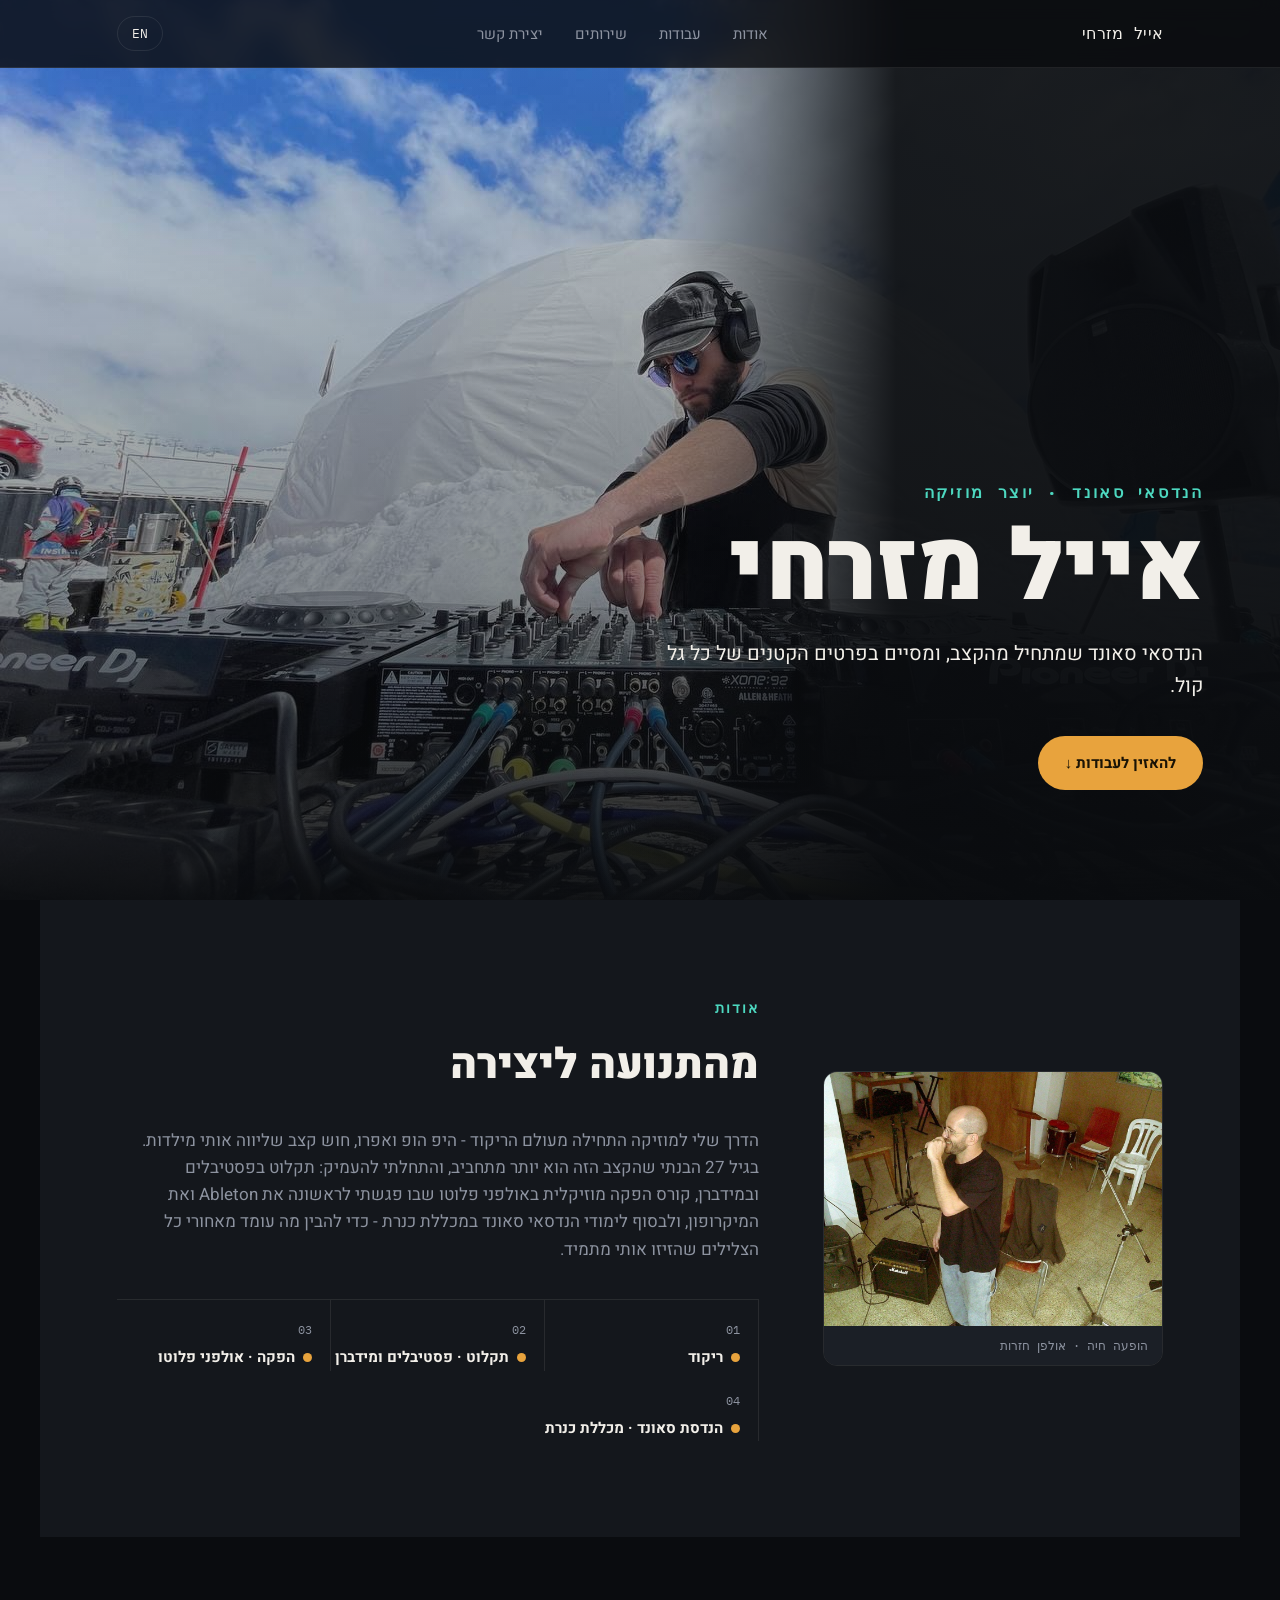
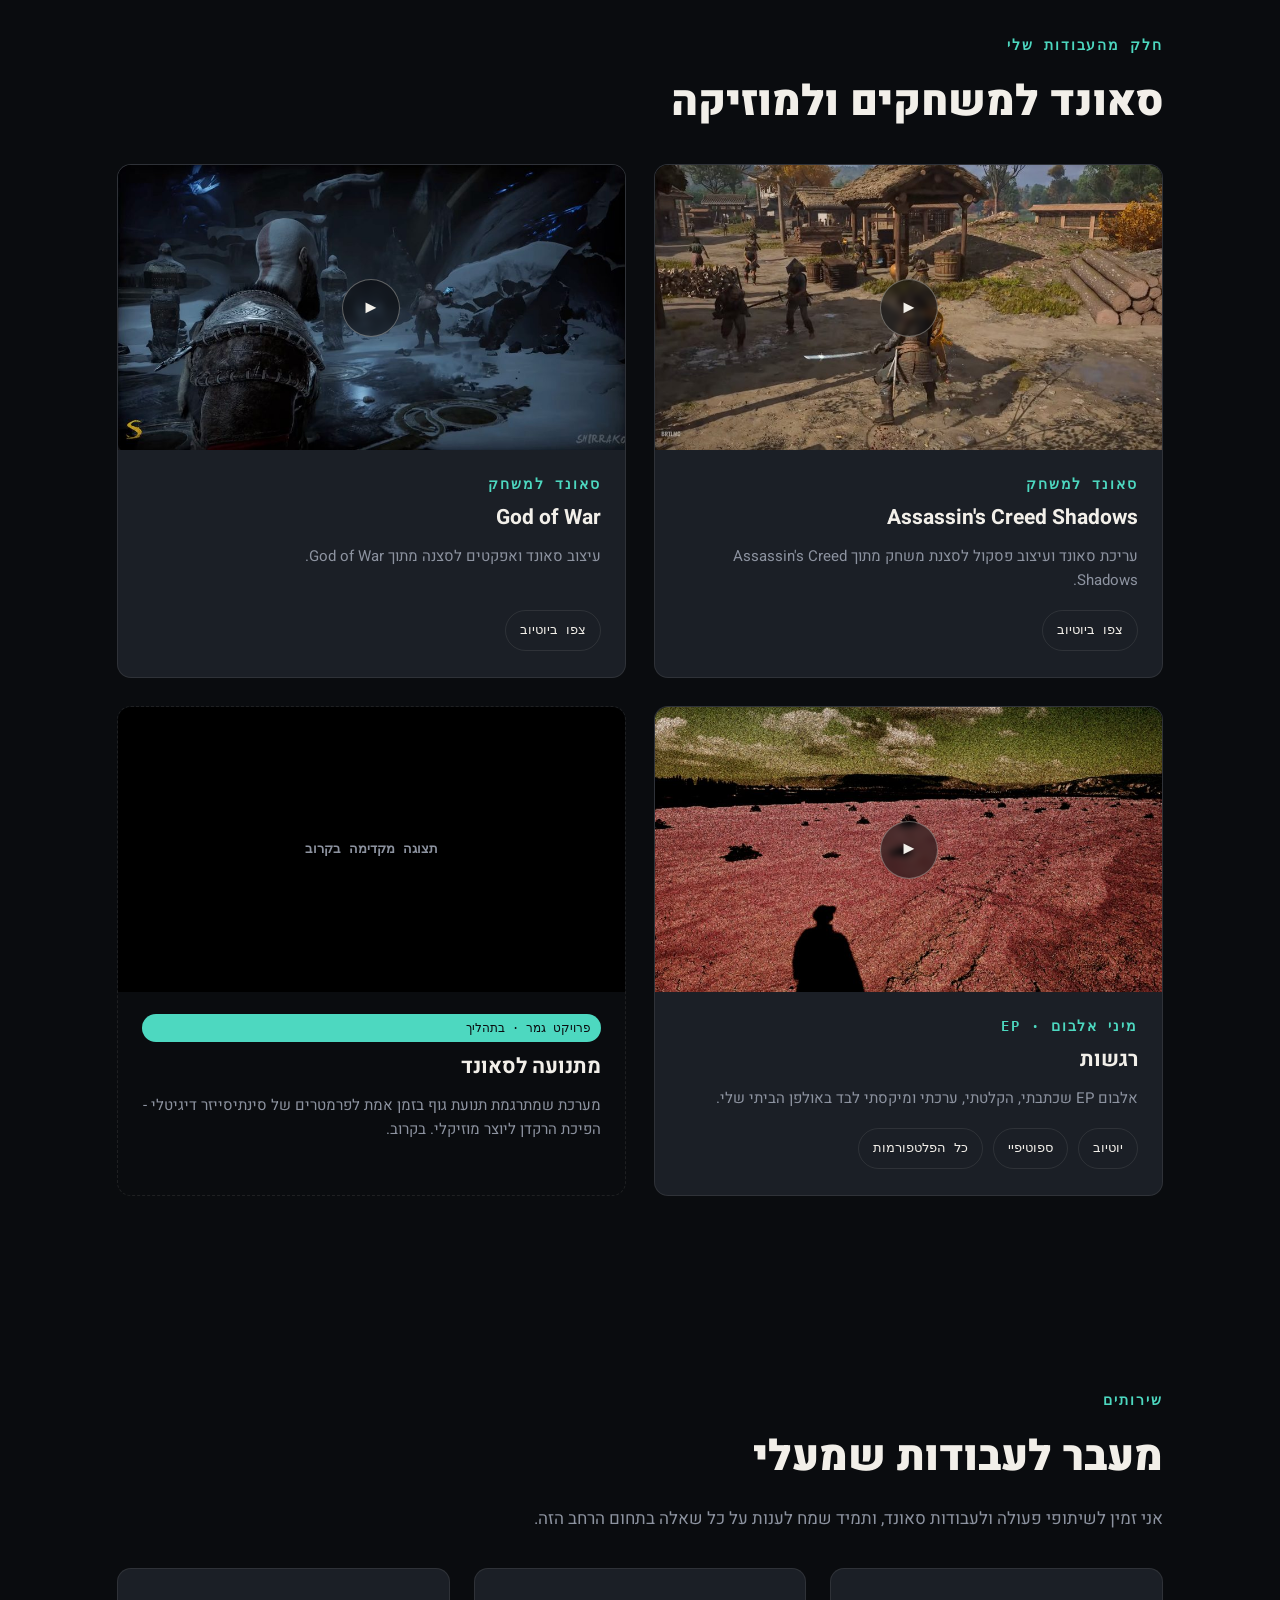
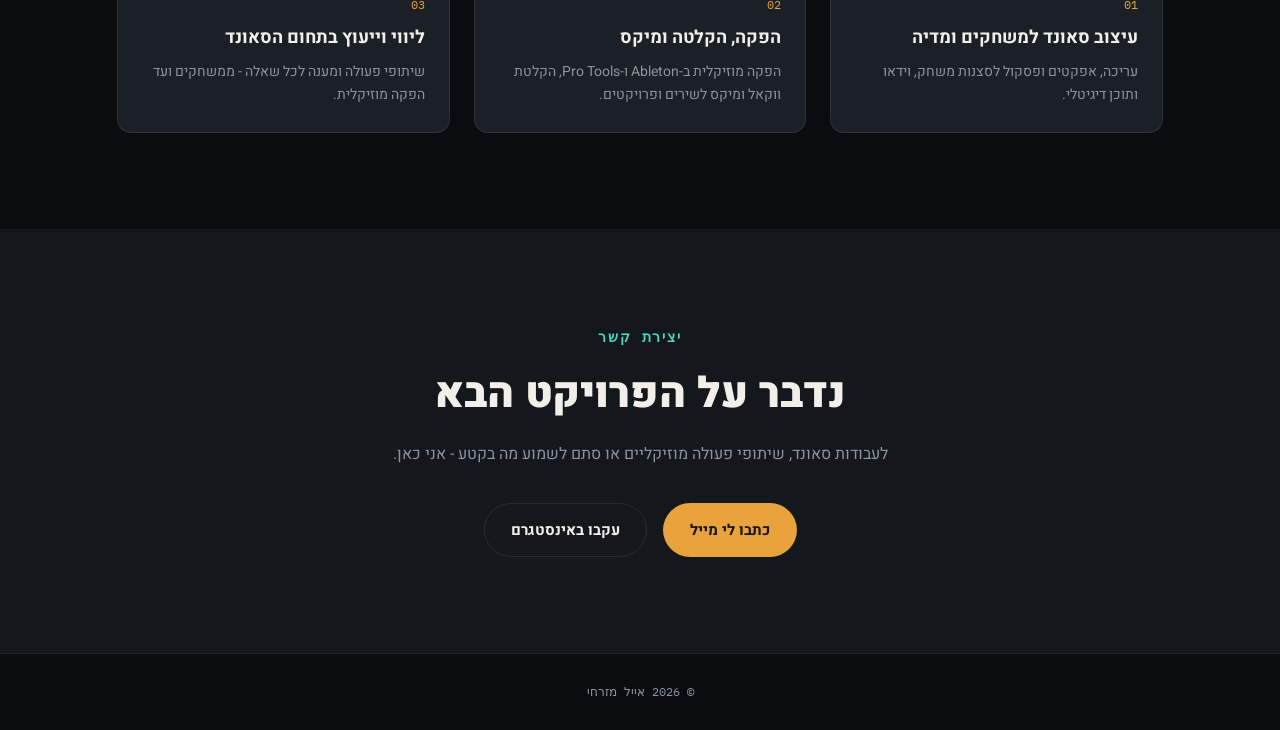
<file: index.html>
<!DOCTYPE html>
<html lang="he" dir="rtl">
<head>
<meta charset="UTF-8">
<meta name="viewport" content="width=device-width, initial-scale=1.0">
<title data-he="אייל מזרחי | הנדסאי סאונד ומוזיקאי" data-en="Eyal Mizrahi | Sound Engineer &amp; Musician">אייל מזרחי | הנדסאי סאונד ומוזיקאי</title>
<meta name="description" data-he="אייל מזרחי - מהנדס סאונד ומוזיקאי. סאונד למשחקי וידאו, הפקה מוזיקלית ומיני אלבום EP שנוצר באולפן הבית." data-en="Eyal Mizrahi - sound engineer and musician. Game audio, music production, and a self-produced EP." content="אייל מזרחי - מהנדס סאונד ומוזיקאי. סאונד למשחקי וידאו, הפקה מוזיקלית ומיני אלבום EP שנוצר באולפן הבית.">
<link rel="preconnect" href="https://fonts.googleapis.com">
<link rel="preconnect" href="https://fonts.gstatic.com" crossorigin>
<link href="https://fonts.googleapis.com/css2?family=Heebo:wght@300;400;500;700;900&family=Space+Grotesk:wght@400;500;700&family=IBM+Plex+Mono:wght@400;500&display=swap" rel="stylesheet">
<link rel="stylesheet" href="style.css">
</head>
<body class="lang-he">

<header class="site-header">
  <div class="header-inner">
    <a class="logo" href="#hero" data-he="אייל מזרחי" data-en="Eyal Mizrahi">אייל מזרחי</a>
    <nav class="nav-desktop">
      <a href="#about" data-he="אודות" data-en="About">אודות</a>
      <a href="#projects" data-he="עבודות" data-en="Work">עבודות</a>
      <a href="#services" data-he="שירותים" data-en="Services">שירותים</a>
      <a href="#contact" data-he="יצירת קשר" data-en="Contact">יצירת קשר</a>
    </nav>
    <div class="header-actions">
      <button class="lang-toggle" id="langToggle" aria-label="Switch language">EN</button>
      <button class="hamburger" id="hamburgerBtn" aria-label="Open menu" aria-expanded="false">
        <span></span><span></span><span></span>
      </button>
    </div>
  </div>
  <nav class="nav-mobile" id="navMobile">
    <a href="#about" data-he="אודות" data-en="About">אודות</a>
    <a href="#projects" data-he="עבודות" data-en="Work">עבודות</a>
    <a href="#services" data-he="שירותים" data-en="Services">שירותים</a>
    <a href="#contact" data-he="יצירת קשר" data-en="Contact">יצירת קשר</a>
  </nav>
</header>

<main>

  <section id="hero">
    <div class="hero-bg" role="img" aria-label="Eyal Mizrahi mixing music outdoors"></div>
    <div class="hero-overlay"></div>
    <div class="hero-content">
      <span class="eyebrow" data-he="הנדסאי סאונד · יוצר מוזיקה" data-en="Sound Engineering Technician · Music Creator">הנדסאי סאונד · יוצר מוזיקה</span>
      <h1 class="display" data-he="אייל מזרחי" data-en="Eyal Mizrahi">אייל מזרחי</h1>
      <p class="hero-sub" data-he="הנדסאי סאונד שמתחיל מהקצב, ומסיים בפרטים הקטנים של כל גל קול." data-en="A sound engineering technician who starts at the rhythm and finishes in the fine detail of every soundwave.">הנדסאי סאונד שמתחיל מהקצב, ומסיים בפרטים הקטנים של כל גל קול.</p>
      <a class="btn btn-primary" href="#projects" data-he="להאזין לעבודות ↓" data-en="Listen to the work ↓">להאזין לעבודות ↓</a>
    </div>
    <div class="waveform" aria-hidden="true">
      <span style="animation-delay:0s"></span><span style="animation-delay:.1s"></span><span style="animation-delay:.2s"></span>
      <span style="animation-delay:.3s"></span><span style="animation-delay:.15s"></span><span style="animation-delay:.05s"></span>
      <span style="animation-delay:.25s"></span><span style="animation-delay:.4s"></span><span style="animation-delay:.1s"></span>
      <span style="animation-delay:.3s"></span><span style="animation-delay:0s"></span><span style="animation-delay:.2s"></span>
      <span style="animation-delay:.35s"></span><span style="animation-delay:.05s"></span><span style="animation-delay:.15s"></span>
      <span style="animation-delay:.25s"></span><span style="animation-delay:.4s"></span><span style="animation-delay:.1s"></span>
      <span style="animation-delay:.2s"></span><span style="animation-delay:0s"></span>
    </div>
  </section>

  <section id="about">
    <figure>
      <img src="images/img_01.jpg" alt="" data-alt-he="אייל מזרחי שר על הבמה מול מיקרופון" data-alt-en="Eyal Mizrahi singing on stage into a microphone">
      <figcaption data-he="הופעה חיה · אולפן חזרות" data-en="Live performance · rehearsal studio">הופעה חיה · אולפן חזרות</figcaption>
    </figure>
    <div class="about-body">
      <span class="eyebrow" data-he="אודות" data-en="About">אודות</span>
      <h2 class="section-title display" data-he="מהתנועה ליצירה" data-en="From movement to creation">מהתנועה ליצירה</h2>
      <p data-he="הדרך שלי למוזיקה התחילה מעולם הריקוד - היפ הופ ואפרו, חוש קצב שליווה אותי מילדות. בגיל 27 הבנתי שהקצב הזה הוא יותר מתחביב, והתחלתי להעמיק: תקלוט בפסטיבלים ובמידברן, קורס הפקה מוזיקלית באולפני פלוטו שבו פגשתי לראשונה את Ableton ואת המיקרופון, ולבסוף לימודי הנדסאי סאונד במכללת כנרת - כדי להבין מה עומד מאחורי כל הצלילים שהזיזו אותי מתמיד."
        data-en="My path to music began from the world of dance — hip hop and afro, a sense of rhythm that's been with me since childhood. At 27 I realized that rhythm was more than a hobby, and started going deeper: DJing at festivals and Midburn, a music production course at Pluto Studios where I first met Ableton and the microphone, and finally sound engineering studies at Kinneret College — to understand what stands behind every sound that ever moved me.">
        הדרך שלי למוזיקה התחילה מעולם הריקוד - היפ הופ ואפרו, חוש קצב שליווה אותי מילדות. בגיל 27 הבנתי שהקצב הזה הוא יותר מתחביב, והתחלתי להעמיק: תקלוט בפסטיבלים ובמידברן, קורס הפקה מוזיקלית באולפני פלוטו שבו פגשתי לראשונה את Ableton ואת המיקרופון, ולבסוף לימודי הנדסאי סאונד במכללת כנרת - כדי להבין מה עומד מאחורי כל הצלילים שהזיזו אותי מתמיד.
      </p>

      <ul class="timeline">
        <li>
          <span class="t-label">01</span>
          <span class="t-title"><span class="dot"></span><span data-he="ריקוד" data-en="Dance">ריקוד</span></span>
        </li>
        <li>
          <span class="t-label">02</span>
          <span class="t-title"><span class="dot"></span><span data-he="תקלוט · פסטיבלים ומידברן" data-en="DJing · Festivals &amp; Midburn">תקלוט · פסטיבלים ומידברן</span></span>
        </li>
        <li>
          <span class="t-label">03</span>
          <span class="t-title"><span class="dot"></span><span data-he="הפקה · אולפני פלוטו" data-en="Production · Pluto Studios">הפקה · אולפני פלוטו</span></span>
        </li>
        <li>
          <span class="t-label">04</span>
          <span class="t-title"><span class="dot"></span><span data-he="הנדסת סאונד · מכללת כנרת" data-en="Sound Engineering · Kinneret College">הנדסת סאונד · מכללת כנרת</span></span>
        </li>
      </ul>
    </div>
  </section>

  <section id="projects">
    <span class="eyebrow" data-he="חלק מהעבודות שלי" data-en="A Taste of My Work">חלק מהעבודות שלי</span>
    <h2 class="section-title display" data-he="סאונד למשחקים ולמוזיקה" data-en="Audio for games and for music">סאונד למשחקים ולמוזיקה</h2>

    <div class="project-grid">

      <article class="card">
        <div class="embed-wrap" data-embed="https://www.youtube.com/embed/mTG9NbnkW6k?autoplay=1" tabindex="0" role="button" aria-label="Play Assassin's Creed Shadows sound design video">
          <img class="poster" src="images/img_02.jpg" alt="Assassin's Creed Shadows gameplay screenshot">
          <span class="play-btn" aria-hidden="true">&#9658;</span>
        </div>
        <div class="card-body">
          <span class="eyebrow" data-he="סאונד למשחק" data-en="Game Audio">סאונד למשחק</span>
          <h3>Assassin's Creed Shadows</h3>
          <p data-he="עריכת סאונד ועיצוב פסקול לסצנת משחק מתוך Assassin's Creed Shadows." data-en="Sound editing and audio design for a gameplay scene from Assassin's Creed Shadows.">עריכת סאונד ועיצוב פסקול לסצנת משחק מתוך Assassin's Creed Shadows.</p>
          <div class="card-links">
            <a href="https://youtu.be/mTG9NbnkW6k" target="_blank" rel="noopener" data-he="צפו ביוטיוב" data-en="Watch on YouTube">צפו ביוטיוב</a>
          </div>
        </div>
      </article>

      <article class="card">
        <div class="embed-wrap" data-embed="https://www.youtube.com/embed/AV9LpWsT7zY?autoplay=1" tabindex="0" role="button" aria-label="Play God of War sound design video">
          <img class="poster" src="images/img_03.jpg" alt="God of War gameplay screenshot">
          <span class="play-btn" aria-hidden="true">&#9658;</span>
        </div>
        <div class="card-body">
          <span class="eyebrow" data-he="סאונד למשחק" data-en="Game Audio">סאונד למשחק</span>
          <h3>God of War</h3>
          <p data-he="עיצוב סאונד ואפקטים לסצנה מתוך God of War." data-en="Sound design and effects work for a scene from God of War.">עיצוב סאונד ואפקטים לסצנה מתוך God of War.</p>
          <div class="card-links">
            <a href="https://youtu.be/AV9LpWsT7zY" target="_blank" rel="noopener" data-he="צפו ביוטיוב" data-en="Watch on YouTube">צפו ביוטיוב</a>
          </div>
        </div>
      </article>

      <article class="card">
        <div class="embed-wrap" data-embed="https://www.youtube.com/embed/videoseries?list=OLAK5uy_lnfJ9eFt5SSOFbRXlq6Of64pC8NKbECAo&autoplay=1" tabindex="0" role="button" aria-label="Play רגשות EP playlist">
          <img class="poster" src="images/img_04.jpg" alt="רגשות EP cover art">
          <span class="play-btn" aria-hidden="true">&#9658;</span>
        </div>
        <div class="card-body">
          <span class="eyebrow" data-he="מיני אלבום · EP" data-en="EP">מיני אלבום · EP</span>
          <h3 data-he="רגשות" data-en="Feelings">רגשות</h3>
          <p data-he="אלבום EP שכתבתי, הקלטתי, ערכתי ומיקסתי לבד באולפן הביתי שלי." data-en="An EP I wrote, recorded, edited, and mixed entirely alone in my home studio.">אלבום EP שכתבתי, הקלטתי, ערכתי ומיקסתי לבד באולפן הביתי שלי.</p>
          <div class="card-links">
            <a href="https://www.youtube.com/playlist?list=OLAK5uy_lnfJ9eFt5SSOFbRXlq6Of64pC8NKbECAo" target="_blank" rel="noopener" data-he="יוטיוב" data-en="YouTube">יוטיוב</a>
            <a href="https://open.spotify.com/artist/79p23QclMb5VssHCd3cReR" target="_blank" rel="noopener" data-he="ספוטיפיי" data-en="Spotify">ספוטיפיי</a>
            <a href="https://distrokid.com/hyperfollow/eyal2/V3skqq62l2o" target="_blank" rel="noopener" data-he="כל הפלטפורמות" data-en="All platforms">כל הפלטפורמות</a>
          </div>
        </div>
      </article>

      <article class="card placeholder">
        <div class="embed-wrap">
          <span class="display" style="font-size:13px;font-family:'IBM Plex Mono',monospace;" data-he="תצוגה מקדימה בקרוב" data-en="Preview coming soon">תצוגה מקדימה בקרוב</span>
        </div>
        <div class="card-body">
          <span class="badge-soon" data-he="פרויקט גמר · בתהליך" data-en="Graduation Project · In Progress">פרויקט גמר · בתהליך</span>
          <h3 data-he="מתנועה לסאונד" data-en="Movement Into Sound">מתנועה לסאונד</h3>
          <p data-he="מערכת שמתרגמת תנועת גוף בזמן אמת לפרמטרים של סינתיסייזר דיגיטלי - הפיכת הרקדן ליוצר מוזיקלי. בקרוב." data-en="A system that translates real-time body movement into digital synthesizer parameters — turning the dancer into a musical creator. Coming soon.">מערכת שמתרגמת תנועת גוף בזמן אמת לפרמטרים של סינתיסייזר דיגיטלי - הפיכת הרקדן ליוצר מוזיקלי. בקרוב.</p>
        </div>
      </article>

    </div>
  </section>

  <section id="services">
    <span class="eyebrow" data-he="שירותים" data-en="Services">שירותים</span>
    <h2 class="section-title display" data-he="מעבר לעבודות שמעלי" data-en="Beyond the work above">מעבר לעבודות שמעלי</h2>
    <p data-he="אני זמין לשיתופי פעולה ולעבודות סאונד, ותמיד שמח לענות על כל שאלה בתחום הרחב הזה." data-en="I'm available for collaborations and sound work, and always happy to answer any question in this broad field.">אני זמין לשיתופי פעולה ולעבודות סאונד, ותמיד שמח לענות על כל שאלה בתחום הרחב הזה.</p>
    <div class="service-grid">
      <div class="service-card">
        <span class="t-label">01</span>
        <h3 data-he="עיצוב סאונד למשחקים ומדיה" data-en="Sound design for games &amp; media">עיצוב סאונד למשחקים ומדיה</h3>
        <p data-he="עריכה, אפקטים ופסקול לסצנות משחק, וידאו ותוכן דיגיטלי." data-en="Editing, effects, and scoring for game scenes, video, and digital content.">עריכה, אפקטים ופסקול לסצנות משחק, וידאו ותוכן דיגיטלי.</p>
      </div>
      <div class="service-card">
        <span class="t-label">02</span>
        <h3 data-he="הפקה, הקלטה ומיקס" data-en="Production, recording &amp; mixing">הפקה, הקלטה ומיקס</h3>
        <p data-he="הפקה מוזיקלית ב-Ableton ו-Pro Tools, הקלטת ווקאל ומיקס לשירים ופרויקטים." data-en="Music production in Ableton and Pro Tools, vocal recording, and mixing for songs and projects.">הפקה מוזיקלית ב-Ableton ו-Pro Tools, הקלטת ווקאל ומיקס לשירים ופרויקטים.</p>
      </div>
      <div class="service-card">
        <span class="t-label">03</span>
        <h3 data-he="ליווי וייעוץ בתחום הסאונד" data-en="Sound consulting &amp; collaboration">ליווי וייעוץ בתחום הסאונד</h3>
        <p data-he="שיתופי פעולה ומענה לכל שאלה - ממשחקים ועד הפקה מוזיקלית." data-en="Collaboration and answers to any question - from games to music production.">שיתופי פעולה ומענה לכל שאלה - ממשחקים ועד הפקה מוזיקלית.</p>
      </div>
    </div>
  </section>

  <section id="contact">
    <span class="eyebrow" data-he="יצירת קשר" data-en="Contact">יצירת קשר</span>
    <h2 class="section-title display" data-he="נדבר על הפרויקט הבא" data-en="Let's talk about the next project">נדבר על הפרויקט הבא</h2>
    <p data-he="לעבודות סאונד, שיתופי פעולה מוזיקליים או סתם לשמוע מה בקטע - אני כאן." data-en="For sound work, musical collaborations, or just to say hi - I'm here.">לעבודות סאונד, שיתופי פעולה מוזיקליים או סתם לשמוע מה בקטע - אני כאן.</p>
    <div class="contact-actions">
      <a class="btn btn-primary" href="mailto:eyalmiz20@gmail.com" data-he="כתבו לי מייל" data-en="Email me">כתבו לי מייל</a>
      <a class="btn btn-ghost" href="https://www.instagram.com/eyal2001miz/" target="_blank" rel="noopener" data-he="עקבו באינסטגרם" data-en="Follow on Instagram">עקבו באינסטגרם</a>
    </div>
  </section>

</main>

<footer>
  <span data-he="© 2026 אייל מזרחי" data-en="© 2026 Eyal Mizrahi">© 2026 אייל מזרחי</span>
</footer>

<script src="script.js"></script>

</body>
</html>
</file>
<file: style.css>
:root{
    --bg:#0a0c0f;
    --surface:#14171c;
    --surface-2:#1b1f26;
    --text:#f2efe9;
    --text-muted:#8d93a0;
    --amber:#e8a33d;
    --cyan:#4dd8c0;
    --border:rgba(242,239,233,0.09);
    --radius:14px;
  }

  *{box-sizing:border-box;}
  html{scroll-behavior:smooth;}
  body{
    margin:0;
    background:var(--bg);
    color:var(--text);
    font-family:'Heebo',sans-serif;
    font-weight:400;
    line-height:1.6;
    -webkit-font-smoothing:antialiased;
  }
  body.lang-en .display{font-family:'Space Grotesk',sans-serif;}
  body.lang-he .display{font-family:'Heebo',sans-serif;font-weight:900;}

  img{max-width:100%;display:block;}
  a{color:inherit;text-decoration:none;}
  ul{margin:0;padding:0;list-style:none;}
  section{padding:96px 6vw;}
  .eyebrow{
    font-family:'IBM Plex Mono',monospace;
    font-size:14px;
    letter-spacing:0.14em;
    text-transform:uppercase;
    color:var(--cyan);
    font-weight:600;
  }
  .section-title{
    font-size:clamp(28px,4vw,42px);
    margin:10px 0 28px;
  }
  .btn{
    display:inline-flex;
    align-items:center;
    gap:8px;
    padding:14px 26px;
    border-radius:999px;
    font-weight:700;
    font-size:15px;
    border:1px solid var(--border);
    transition:transform .2s ease, background .2s ease, border-color .2s ease;
  }
  .btn-primary{background:var(--amber);color:#1a1305;border-color:transparent;}
  .btn-primary:hover{transform:translateY(-2px);}
  .btn-ghost{background:transparent;color:var(--text);}
  .btn-ghost:hover{border-color:var(--cyan);color:var(--cyan);}
  :focus-visible{outline:2px solid var(--cyan);outline-offset:3px;}

  /* header */
  .site-header{
    position:fixed;top:0;left:0;right:0;z-index:50;
    background:rgba(10,12,15,0.82);
    backdrop-filter:blur(10px);
    border-bottom:1px solid var(--border);
  }
  .header-inner{
    max-width:1200px;margin:0 auto;
    display:flex;align-items:center;justify-content:space-between;
    padding:16px 6vw;
  }
  .logo{font-family:'IBM Plex Mono',monospace;font-weight:500;font-size:16px;letter-spacing:.02em;}
  .nav-desktop{display:flex;gap:32px;font-size:15px;}
  .nav-desktop a{color:var(--text-muted);transition:color .2s;}
  .nav-desktop a:hover{color:var(--text);}
  .header-actions{display:flex;align-items:center;gap:14px;}
  .lang-toggle{
    font-family:'IBM Plex Mono',monospace;
    font-size:13px;
    border:1px solid var(--border);
    background:transparent;color:var(--text);
    border-radius:999px;padding:8px 14px;cursor:pointer;
  }
  .lang-toggle:hover{border-color:var(--cyan);color:var(--cyan);}
  .hamburger{
    display:none;flex-direction:column;justify-content:center;gap:5px;
    width:34px;height:34px;background:transparent;border:none;cursor:pointer;padding:0;
  }
  .hamburger span{display:block;width:100%;height:2px;background:var(--text);border-radius:2px;transition:.25s;}
  .nav-mobile{display:none;}

  @media (max-width:820px){
    .nav-desktop{display:none;}
    .hamburger{display:flex;}
    .nav-mobile{
      display:flex;flex-direction:column;gap:0;
      max-height:0;overflow:hidden;
      transition:max-height .3s ease;
      border-top:1px solid var(--border);
    }
    .nav-mobile.open{max-height:260px;}
    .nav-mobile a{padding:16px 6vw;border-bottom:1px solid var(--border);color:var(--text-muted);}
    .nav-mobile a:hover{color:var(--text);}
  }

  /* hero */
  #hero{
    position:relative;
    min-height:100vh;
    display:flex;align-items:flex-end;
    padding:0;
    overflow:hidden;
  }
  .hero-bg{
    position:absolute;inset:0;
    background-image:url('images/hero.jpg');
    background-size:cover;background-position:center 55%;
    filter:saturate(0.9);
  }
  .hero-overlay{
    position:absolute;inset:0;
    background:linear-gradient(180deg, rgba(10,12,15,0.35) 0%, rgba(10,12,15,0.55) 40%, rgba(10,12,15,0.96) 92%);
  }
  @media (min-width:821px){
    .hero-bg{
      background-size:cover;
      background-position:center 55%;
    }
    .hero-overlay{
      background:linear-gradient(90deg, rgba(10,12,15,0.0) 0%, rgba(10,12,15,0.05) 52%, rgba(10,12,15,0.92) 70%),
                 linear-gradient(180deg, rgba(10,12,15,0.05) 0%, rgba(10,12,15,0.45) 65%, rgba(10,12,15,0.96) 100%);
    }
  }
  .hero-content{
    position:relative;z-index:2;
    width:100%;
    padding:0 6vw 110px;
    max-width:1200px;margin:0 auto;
  }
  .hero-content .eyebrow{margin-bottom:14px;display:block;font-size:16px;letter-spacing:0.16em;font-weight:700;}
  .hero-content h1{
    font-size:clamp(44px,9vw,98px);
    margin:0;line-height:0.98;
  }
  .hero-sub{
    color:var(--text);
    font-size:clamp(16px,2vw,20px);
    max-width:540px;
    margin:22px 0 34px;
  }

  /* waveform divider */
  .waveform{
    display:flex;align-items:flex-end;gap:3px;
    height:46px;
    padding:0 6vw;
    margin-top:0;
  }
  .waveform span{
    flex:1;
    background:linear-gradient(180deg,var(--cyan),var(--amber));
    border-radius:2px;
    opacity:0.85;
  }
  @media (prefers-reduced-motion:no-preference){
    .waveform span{animation:eq 2.4s ease-in-out infinite;}
  }
  @keyframes eq{
    0%,100%{transform:scaleY(0.3);}
    50%{transform:scaleY(1);}
  }

  /* about */
  #about{
    background:var(--surface);
    display:grid;
    grid-template-columns:340px 1fr;
    gap:64px;
    align-items:center;
    max-width:1200px;margin:0 auto;
  }
  #about figure{margin:0;border-radius:var(--radius);overflow:hidden;border:1px solid var(--border);}
  #about figcaption{
    font-family:'IBM Plex Mono',monospace;
    font-size:12px;color:var(--text-muted);
    padding:10px 14px;background:var(--surface-2);
  }
  .about-body p{color:var(--text-muted);font-size:17px;max-width:640px;}
  .timeline{
    display:flex;flex-wrap:wrap;gap:0;
    margin-top:36px;
    border-top:1px solid var(--border);
  }
  .timeline li{
    flex:1 1 200px;
    padding:20px 0 0;
    border-inline-start:1px solid var(--border);
    padding-inline-start:18px;
    position:relative;
  }
  .timeline li:first-child{border-inline-start:1px solid var(--border);padding-inline-start:18px;}
  .timeline .dot{
    width:9px;height:9px;border-radius:50%;
    background:var(--amber);
    display:inline-block;margin-inline-end:8px;
  }
  .timeline .t-label{font-family:'IBM Plex Mono',monospace;font-size:12px;color:var(--text-muted);display:block;margin-bottom:6px;}
  .timeline .t-title{font-weight:700;font-size:15px;}

  @media (max-width:820px){
    #about{grid-template-columns:1fr;}
  }

  /* projects */
  #projects{max-width:1200px;margin:0 auto;}
  .project-grid{
    display:grid;
    grid-template-columns:repeat(2,1fr);
    gap:28px;
    margin-top:10px;
  }
  .card{
    background:var(--surface-2);
    border:1px solid var(--border);
    border-radius:var(--radius);
    overflow:hidden;
    display:flex;flex-direction:column;
  }
  .card .embed-wrap{position:relative;width:100%;aspect-ratio:16/9;background:#000;}
  .card .embed-wrap iframe{position:absolute;inset:0;width:100%;height:100%;border:0;}
  .embed-wrap{cursor:pointer;}
  .embed-wrap .poster{position:absolute;inset:0;width:100%;height:100%;object-fit:cover;}
  .embed-wrap .play-btn{
    position:absolute;top:50%;left:50%;transform:translate(-50%,-50%);
    width:58px;height:58px;border-radius:50%;
    background:rgba(10,12,15,0.55);border:1px solid rgba(242,239,233,0.35);
    color:#f2efe9;display:flex;align-items:center;justify-content:center;
    font-size:18px;backdrop-filter:blur(3px);transition:.2s;pointer-events:none;
  }
  .embed-wrap:hover .play-btn, .embed-wrap:focus-visible .play-btn{background:var(--cyan);color:#0a0c0f;border-color:transparent;}
  .embed-wrap.loaded .poster, .embed-wrap.loaded .play-btn{display:none;}
  .card-body{padding:22px 24px 26px;flex:1;display:flex;flex-direction:column;}
  .card-body .eyebrow{margin-bottom:6px;}
  .card-body h3{font-size:21px;margin:0 0 10px;}
  .card-body p{color:var(--text-muted);font-size:15px;flex:1;margin:0 0 18px;}
  .card-links{display:flex;flex-wrap:wrap;gap:10px;}
  .card-links a{
    font-family:'IBM Plex Mono',monospace;
    font-size:13px;
    padding:9px 14px;
    border:1px solid var(--border);
    border-radius:999px;
    transition:.2s;
  }
  .card-links a:hover{border-color:var(--cyan);color:var(--cyan);}

  .card.placeholder{
    border-style:dashed;
    background:transparent;
    justify-content:center;
    align-items:flex-start;
  }
  .card.placeholder .embed-wrap{
    display:flex;align-items:center;justify-content:center;
    color:var(--text-muted);
  }
  .badge-soon{
    font-family:'IBM Plex Mono',monospace;
    font-size:12px;
    color:var(--bg);
    background:var(--cyan);
    padding:4px 10px;border-radius:999px;
    display:inline-block;margin-bottom:8px;
  }

  @media (max-width:820px){
    .project-grid{grid-template-columns:1fr;}
  }

  /* contact */
  #contact{
    background:var(--surface);
    text-align:center;
  }
  #contact .section-title{margin-bottom:14px;}
  #contact p{color:var(--text-muted);max-width:520px;margin:0 auto 36px;}
  .contact-actions{display:flex;justify-content:center;gap:16px;flex-wrap:wrap;}

  /* services */
  #services{max-width:1200px;margin:0 auto;}
  #services .section-title{margin-bottom:14px;}
  #services > p{color:var(--text-muted);font-size:17px;max-width:640px;margin:0 0 36px;}
  .service-grid{
    display:grid;
    grid-template-columns:repeat(3,1fr);
    gap:24px;
  }
  .service-card{
    background:var(--surface-2);
    border:1px solid var(--border);
    border-radius:var(--radius);
    padding:26px 24px;
  }
  .service-card .t-label{
    font-family:'IBM Plex Mono',monospace;font-size:12px;color:var(--amber);
    display:block;margin-bottom:10px;
  }
  .service-card h3{font-size:18px;margin:0 0 8px;}
  .service-card p{color:var(--text-muted);font-size:14px;margin:0;}
  @media (max-width:820px){
    .service-grid{grid-template-columns:1fr;}
  }

  footer{
    padding:28px 6vw;
    text-align:center;
    font-family:'IBM Plex Mono',monospace;
    font-size:12px;
    color:var(--text-muted);
    border-top:1px solid var(--border);
  }

  @media (max-width:600px){
    section{padding:72px 6vw;}
  }
</file>
